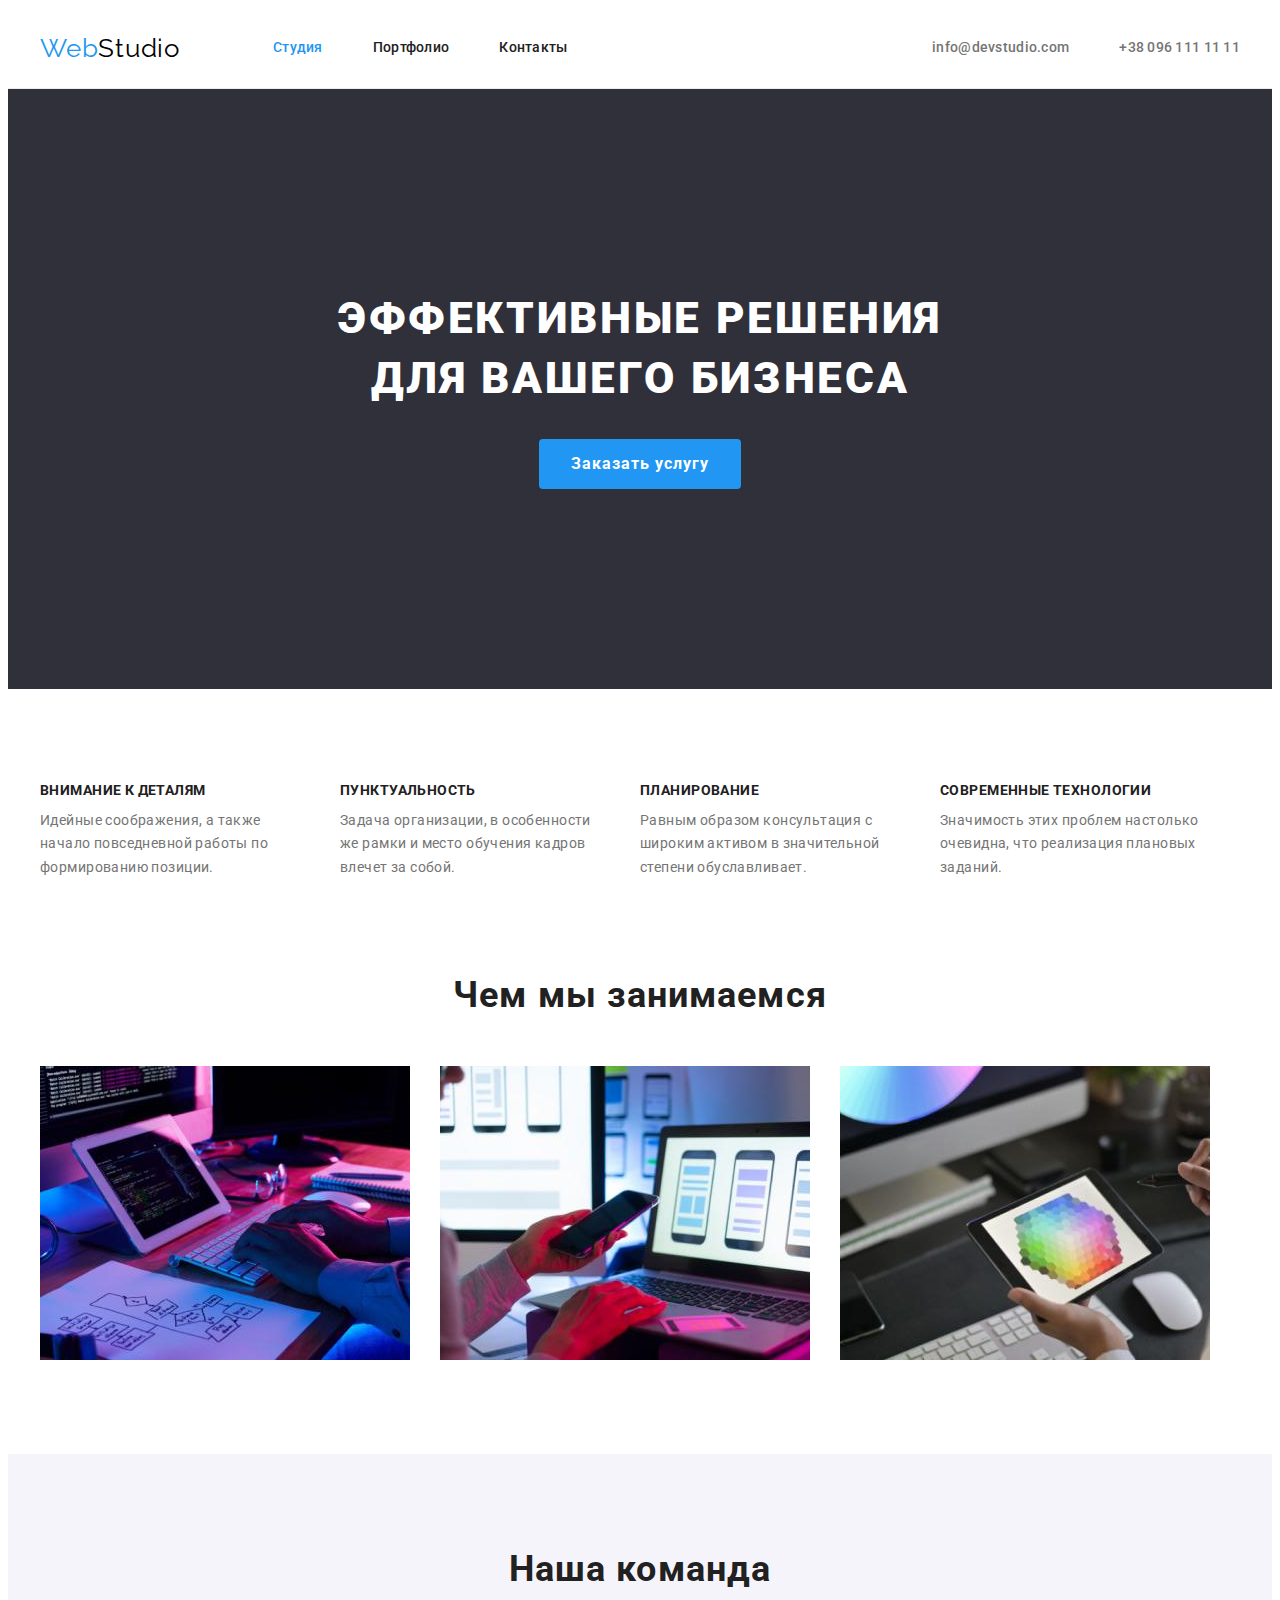
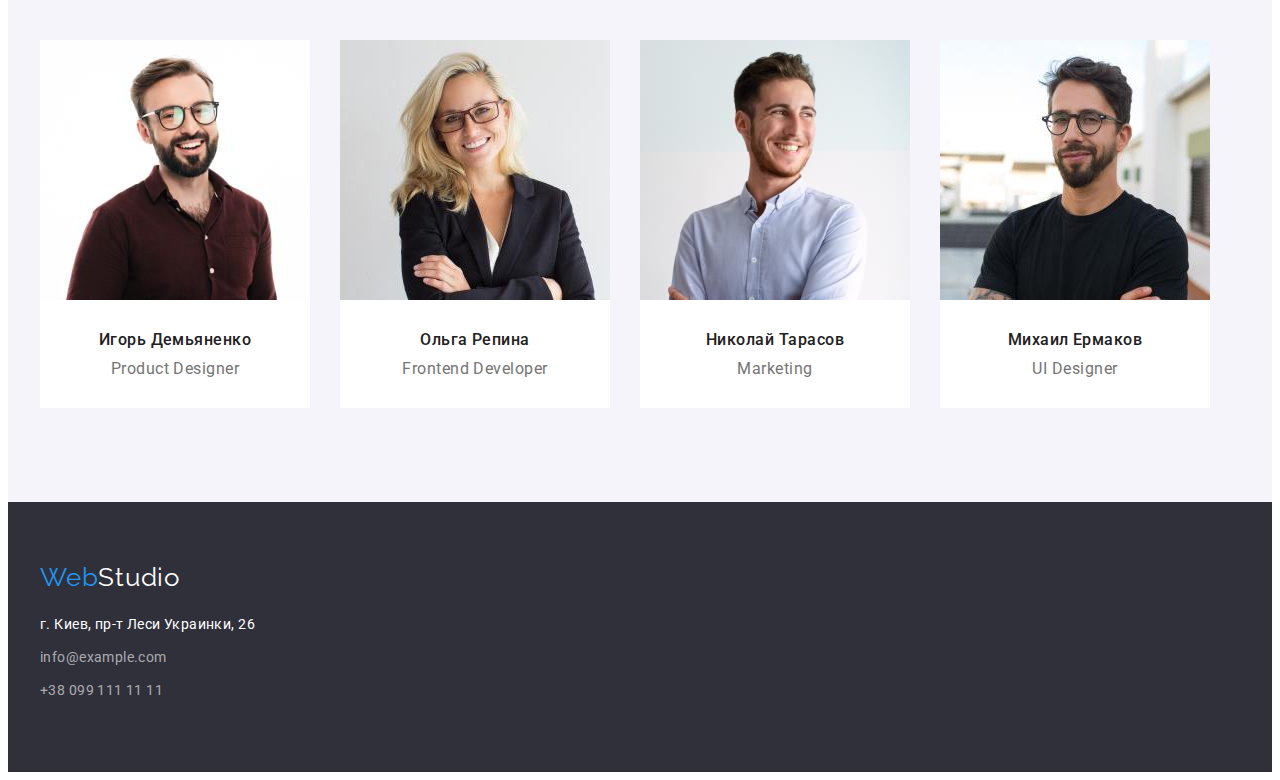
<file: index.html>
<!DOCTYPE html>
<html lang="ru">
  <head>
    <meta charset="UTF-8" />
    <meta http-equiv="X-UA-Compatible" content="IE=edge" />
    <meta
      name="viewport"
      content="width=device-width, initial-scale=1.0"
    />
    <link
      rel="preconnect"
      href="https://fonts.googleapis.com"
    />
    <link
      rel="preconnect"
      href="https://fonts.gstatic.com"
      crossorigin
    />
    <link
      href="https://fonts.googleapis.com/css2?family=Montserrat:wght@400;500;600&family=Raleway:wght@700&family=Roboto:wght@400;500;700;900&display=swap"
      rel="stylesheet"
    />
    <title>Студия</title>
    <link
      rel="stylesheet"
      href="https://cdnjs.cloudflare.com/ajax/libs/modern-normalize/1.1.0/modern-normalize.min.css"
      integrity="sha512-wpPYUAdjBVSE4KJnH1VR1HeZfpl1ub8YT/NKx4PuQ5NmX2tKuGu6U/JRp5y+Y8XG2tV+wKQpNHVUX03MfMFn9Q=="
      crossorigin="anonymous"
      referrerpolicy="no-referrer"
    />
    <link rel="stylesheet" href="./css/styles.css" />
  </head>
  <body>
    <header class="header">
      <div class="container">
        <a class="logo link" href="/"
          >Web<span class="logo-text-header"
            >Studio</span
          ></a
        >
        <nav class="header-nav text">
          <ul class="header-list list">
            <li class="header-item">
              <a class="header-link link current" href=""
                >Студия</a
              >
            </li>
            <li class="header-item">
              <a
                class="header-link link"
                href="./portfolio.html"
                >Портфолио</a
              >
            </li>
            <li class="header-item">
              <a class="header-link link" href=""
                >Контакты</a
              >
            </li>
          </ul>
        </nav>
        <ul class="header-contacts list text">
          <li class="header-mail">
            <a
              class="header-contact-link link"
              href="mailto:info@devstudio.com"
              >info@devstudio.com</a
            >
          </li>
          <li class="header-tel">
            <a
              class="header-contact-link link"
              href="tel:+380961111111"
              >+38 096 111 11 11</a
            >
          </li>
        </ul>
      </div>
    </header>

    <main class="main">
      <section class="hero">
        <div class="container">
          <h1 class="hero-title">
            Эффективные решения для вашего бизнеса
          </h1>
          <button type="button" class="hero-button">
            Заказать услугу
          </button>
        </div>
      </section>

      <section class="benefits">
        <div class="container">
          <h2 class="visually-hidden">Преимущества</h2>
          <ul class="benefits-list list">
            <li class="benefits-item">
              <h3 class="benefits-subtitle">
                Внимание к деталям
              </h3>
              <p class="benefits-text">
                Идейные соображения, а также начало
                повседневной работы по формированию позиции.
              </p>
            </li>
            <li class="benefits-item">
              <h3 class="benefits-subtitle">
                Пунктуальность
              </h3>
              <p class="benefits-text">
                Задача организации, в особенности же рамки и
                место обучения кадров влечет за собой.
              </p>
            </li>
            <li class="benefits-item">
              <h3 class="benefits-subtitle">
                Планирование
              </h3>
              <p class="benefits-text">
                Равным образом консультация с широким
                активом в значительной степени
                обуславливает.
              </p>
            </li>
            <li class="benefits-item">
              <h3 class="benefits-subtitle">
                Современные технологии
              </h3>
              <p class="benefits-text">
                Значимость этих проблем настолько очевидна,
                что реализация плановых заданий.
              </p>
            </li>
          </ul>
        </div>
      </section>
      <section class="about">
        <div class="container">
          <h2 class="about-title title">
            Чем мы занимаемся
          </h2>
          <ul class="about-list list">
            <li class="about-item">
              <img
                src="./img/photo1.jpg"
                alt="Мужчина разрабатывает приложение"
                width="370"
              />
            </li>
            <li class="about-item">
              <img
                src="./img/photo2.jpg"
                alt="Девушка разрабатывает приложение"
                width="370"
              />
            </li>
            <li class="about-item">
              <img
                src="./img/photo3.jpg"
                alt="Девушка подбирает цвет для дизайна"
                width="370"
              />
            </li>
          </ul>
        </div>
      </section>

      <section class="team">
        <div class="container">
          <h2 class="team-title title">Наша команда</h2>
          <ul class="team-list list">
            <li class="team-item">
              <img
                src="./img/igor.jpg"
                alt="Product Designer"
                width="270"
              />
              <div class="container-name">
                <h3 class="team-name team-text">
                  Игорь Демьяненко
                </h3>
                <p lang="en" class="team-job team-text">
                  Product Designer
                </p>
              </div>
            </li>
            <li class="team-item">
              <img
                src="./img/olga.jpg"
                alt="Frontend Developer"
                width="270"
              />
              <div class="container-name">
                <h3 class="team-name team-text">
                  Ольга Репина
                </h3>
                <p lang="en" class="team-job team-text">
                  Frontend Developer
                </p>
              </div>
            </li>
            <li class="team-item">
              <img
                src="./img/nikolai.jpg"
                alt="Marketing"
                width="270"
              />
              <div class="container-name">
                <h3 class="team-name team-text">
                  Николай Тарасов
                </h3>
                <p lang="en" class="team-job team-text">
                  Marketing
                </p>
              </div>
            </li>
            <li class="team-item">
              <img
                src="./img/michael.jpg"
                alt="UI Designer"
                width="270"
              />
              <div class="container-name">
                <h3 class="team-name team-text">
                  Михаил Ермаков
                </h3>
                <p lang="en" class="team-job team-text">
                  UI Designer
                </p>
              </div>
            </li>
          </ul>
        </div>
      </section>
    </main>

    <footer class="footer">
      <div class="container">
        <a class="logo link" href="/"
          >Web<span class="logo-text-footer"
            >Studio</span
          ></a
        >
        <address class="adress">
          <ul class="adress-list list">
            <li class="adress-item">
              <a
                class="footer-link link"
                href="https://goo.gl/maps/Kvwpq43CmkSHpZen7"
                >г. Киев, пр-т Леси Украинки, 26</a
              >
            </li>
            <li class="adress-item">
              <a
                class="footer-link footer-contact link"
                href="mailto:info@example.com"
                >info@example.com</a
              >
            </li>
            <li class="adress-item">
              <a
                class="footer-link footer-contact link"
                href="tel:+380991111111"
                >+38 099 111 11 11</a
              >
            </li>
          </ul>
        </address>
      </div>
    </footer>
  </body>
</html>
</file>
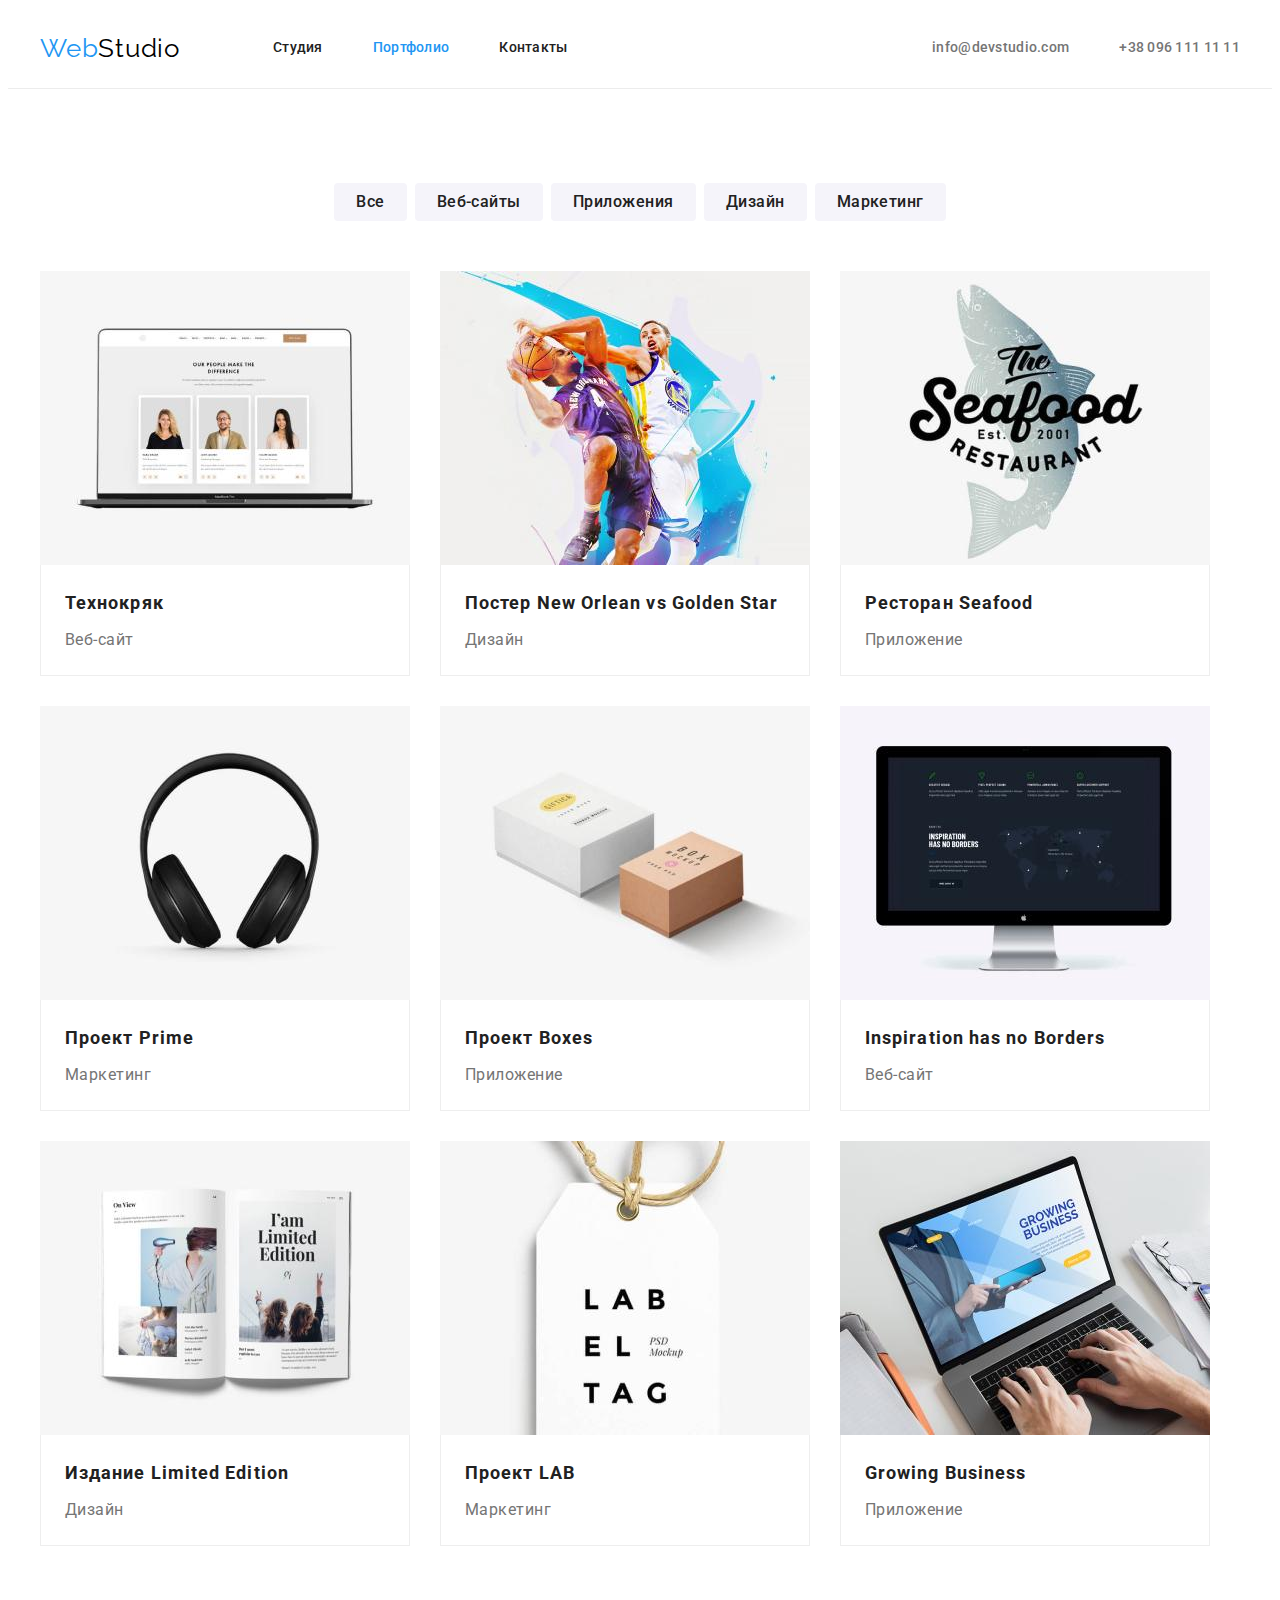
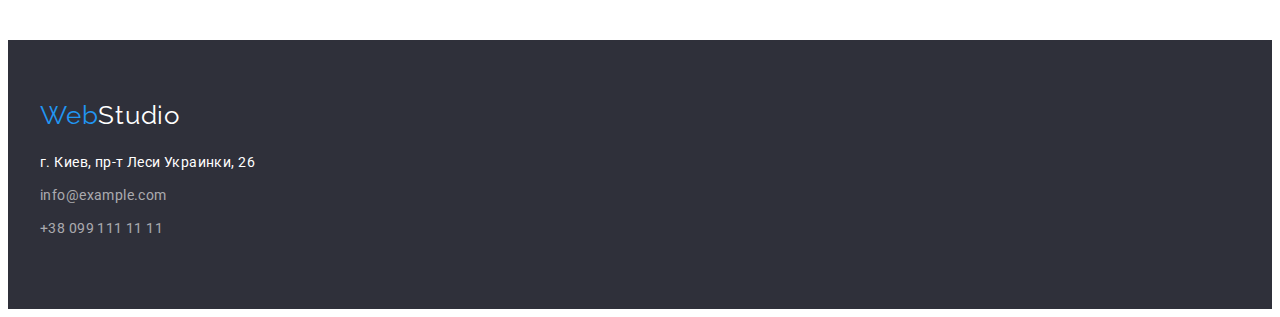
<file: portfolio.html>
<!DOCTYPE html>
<html lang="ru">
  <head>
    <meta charset="UTF-8" />
    <meta http-equiv="X-UA-Compatible" content="IE=edge" />
    <meta
      name="viewport"
      content="width=device-width, initial-scale=1.0"
    />
    <link
      rel="preconnect"
      href="https://fonts.googleapis.com"
    />
    <link
      rel="preconnect"
      href="https://fonts.gstatic.com"
      crossorigin
    />
    <link
      href="https://fonts.googleapis.com/css2?family=Montserrat:wght@400;500;600&family=Raleway:wght@700&family=Roboto:wght@400;500;700;900&display=swap"
      rel="stylesheet"
    />
    <title>Portfolio</title>
    <link
      rel="stylesheet"
      href="https://cdnjs.cloudflare.com/ajax/libs/modern-normalize/1.1.0/modern-normalize.min.css"
      integrity="sha512-wpPYUAdjBVSE4KJnH1VR1HeZfpl1ub8YT/NKx4PuQ5NmX2tKuGu6U/JRp5y+Y8XG2tV+wKQpNHVUX03MfMFn9Q=="
      crossorigin="anonymous"
      referrerpolicy="no-referrer"
    />
    <link rel="stylesheet" href="./css/styles.css" />
  </head>

  <body>
    <header class="header">
      <div class="container">
        <a class="logo link" href="/"
          >Web<span class="logo-text-header"
            >Studio</span
          ></a
        >
        <nav class="header-nav text">
          <ul class="header-list list">
            <li class="header-item">
              <a
                class="header-link link"
                href="./index.html"
                >Студия</a
              >
            </li>
            <li class="header-item">
              <a
                class="header-link link current"
                href="./portfolio.html"
                >Портфолио</a
              >
            </li>
            <li class="header-item">
              <a class="header-link link" href=""
                >Контакты</a
              >
            </li>
          </ul>
        </nav>
        <ul class="header-contacts list text">
          <li class="header-mail">
            <a
              class="header-contact-link link"
              href="mailto:info@devstudio.com"
              >info@devstudio.com</a
            >
          </li>
          <li class="header-tel">
            <a
              class="header-contact-link link"
              href="tel:+380961111111"
              >+38 096 111 11 11</a
            >
          </li>
        </ul>
      </div>
    </header>

    <main class="portfolio">
      <div class="container">
        <h1 class="visually-hidden">Портфолио</h1>
        <section class="portfolio-content">
          <ul class="portfolio-btns list">
            <li class="portfolio-item">
              <button type="button" class="portfolio-btn">
                Все
              </button>
            </li>
            <li class="portfolio-item">
              <button type="button" class="portfolio-btn">
                Веб-сайты
              </button>
            </li>
            <li class="portfolio-item">
              <button type="button" class="portfolio-btn">
                Приложения
              </button>
            </li>
            <li class="portfolio-item">
              <button type="button" class="portfolio-btn">
                Дизайн
              </button>
            </li>
            <li class="portfolio-item">
              <button type="button" class="portfolio-btn">
                Маркетинг
              </button>
            </li>
          </ul>

          <ul class="portfolio-list list">
            <li class="portfolio-exmpl">
              <img
                src="./img/portfolio1.jpg"
                alt="Веб-сайт Технокряк"
                width="370"
              />
              <div class="container-exmpl">
                <h2 class="exmpl-subtitle">Технокряк</h2>
                <p class="exmpl-about">Веб-сайт</p>
              </div>
            </li>
            <li class="portfolio-exmpl">
              <img
                src="./img/portfolio2.jpg"
                alt="Дизайн для постера"
                width="370"
              />
              <div class="container-exmpl">
                <h2 class="exmpl-subtitle">
                  Постер
                  <span lang="en"
                    >New Orlean vs Golden Star</span
                  >
                </h2>
                <p class="exmpl-about">Дизайн</p>
              </div>
            </li>
            <li class="portfolio-exmpl">
              <img
                src="./img/portfolio3.jpg"
                alt="Приложение для ресторана"
                width="370"
              />
              <div class="container-exmpl">
                <h2 class="exmpl-subtitle">
                  Ресторан <span lang="en">Seafood</span>
                </h2>
                <p class="exmpl-about">Приложение</p>
              </div>
            </li>
            <li class="portfolio-exmpl">
              <img
                src="./img/portfolio4.jpg"
                alt="Маркетинговый проэкт для Прайм"
                width="370"
              />
              <div class="container-exmpl">
                <h2 class="exmpl-subtitle">
                  Проект <span lang="en">Prime</span>
                </h2>
                <p class="exmpl-about">Маркетинг</p>
              </div>
            </li>
            <li class="portfolio-exmpl">
              <img
                src="./img/portfolio5.jpg"
                alt="Приложение для проэкта Боксес"
                width="370"
              />
              <div class="container-exmpl">
                <h2 class="exmpl-subtitle">
                  Проект <span lang="en">Boxes</span>
                </h2>
                <p class="exmpl-about">Приложение</p>
              </div>
            </li>
            <li class="portfolio-exmpl">
              <img
                src="./img/portfolio6.jpg"
                alt="Разработанный веб-сайт"
                width="370"
              />
              <div class="container-exmpl">
                <h2 class="exmpl-subtitle">
                  <span lang="en"
                    >Inspiration has no Borders</span
                  >
                </h2>
                <p class="exmpl-about">Веб-сайт</p>
              </div>
            </li>
            <li class="portfolio-exmpl">
              <img
                src="./img/portfolio7.jpg"
                alt="Дизайн для издания Лимитид Эдишн"
                width="370"
              />
              <div class="container-exmpl">
                <h2 class="exmpl-subtitle">
                  Издание
                  <span lang="en">Limited Edition</span>
                </h2>
                <p class="exmpl-about">Дизайн</p>
              </div>
            </li>
            <li class="portfolio-exmpl">
              <img
                src="./img/portfolio8.jpg"
                alt="Реклама для проэкта ЛАБ"
                width="370"
              />
              <div class="container-exmpl">
                <h2 class="exmpl-subtitle">
                  Проект <span lang="en">LAB</span>
                </h2>
                <p class="exmpl-about">Маркетинг</p>
              </div>
            </li>
            <li class="portfolio-exmpl">
              <img
                src="./img/portfolio9.jpg"
                alt="Разработанное приложение"
                width="370"
              />
              <div class="container-exmpl">
                <h2 class="exmpl-subtitle">
                  <span lang="en">Growing Business</span>
                </h2>
                <p class="exmpl-about">Приложение</p>
              </div>
            </li>
          </ul>
        </section>
      </div>
    </main>

    <footer class="footer">
      <div class="container">
        <a class="logo link" href="/"
          >Web<span class="logo-text-footer"
            >Studio</span
          ></a
        >
        <address class="adress">
          <ul class="adress-list list">
            <li class="adress-item">
              <a
                class="footer-link link"
                href="https://goo.gl/maps/Kvwpq43CmkSHpZen7"
                >г. Киев, пр-т Леси Украинки, 26</a
              >
            </li>
            <li class="adress-item">
              <a
                class="footer-link footer-contact link"
                href="mailto:info@example.com"
                >info@example.com</a
              >
            </li>
            <li class="adress-item">
              <a
                class="footer-link footer-contact link"
                href="tel:+380991111111"
                >+38 099 111 11 11</a
              >
            </li>
          </ul>
        </address>
      </div>
    </footer>
  </body>
</html>
</file>
<file: css/styles.css>
:root {
  --accent-color: #2196f3;
  --main-text-color: #212121;
  --second-text-color: #757575;
  --footer-color: #2f303a;
  --second-btn-color: #188ce8;
  --background-color: #f5f4fa;
  --white-text: #fff;
  --black-text: #000;
}

p,
h1,
h2,
h3,
h4,
h5,
h6 {
  margin: 0;
}

ul,
ol {
  margin: 0;
  padding-left: 0;
}

button {
  cursor: pointer;
}

img {
  display: block;
}

body {
  font-family: "Roboto", sans-serif;
  color: var(--main-text-color);
}

.container {
  width: 1200px;
  margin: 0 auto;
  padding-left: 15px;
  padding-right: 15px;
}
.list {
  list-style: none;
}

.link {
  text-decoration: none;
}

.title {
  font-size: 36px;
  line-height: 1.17;
  letter-spacing: 0.03em;
}

.text {
  font-weight: 500;
  font-size: 14px;
  line-height: 1.14;
  letter-spacing: 0.02em;
}

/* -------------------------HEADER----------------------- */
.header-list {
  display: flex;
}

.header-item:not(:last-child) {
  margin-right: 50px;
}

.header {
  background-color: var(--white-text);
  border-bottom: 1px solid #ececec;
}

.logo {
  margin-right: 93px;
  font-family: "Raleway", sans-serif;
  font-size: 26px;
  line-height: 1.19;
  letter-spacing: 0.03em;
  color: var(--accent-color);
}

.logo-text-header {
  color: var(--black-text);
}

.header-link {
  display: block;
  padding-top: 32px;
  padding-bottom: 32px;
  color: var(--main-text-color);
}

.header-contacts {
  display: flex;
  margin-left: auto;
}

.header-mail {
  margin-right: 50px;
}

.header-contact-link {
  display: block;
  padding-top: 32px;
  padding-bottom: 32px;
  color: var(--second-text-color);
}

.current {
  color: var(--accent-color);
}

.header-link:hover,
.header-link:focus {
  color: var(--accent-color);
}

.header-contact-link:hover,
.header-contact-link:focus {
  color: var(--second-btn-color);
}

.header .container {
  display: flex;
  align-items: center;
}
/* ----------------------------HERO-------------------------------- */

.hero {
  background-color: var(--footer-color);
  padding-top: 200px;
  padding-bottom: 200px;
}
.hero-title {
  margin: 0 auto;
  width: 696px;
  margin-bottom: 30px;

  font-weight: 900;
  font-size: 44px;
  line-height: 1.36;
  text-align: center;
  letter-spacing: 0.06em;
  text-align: center;
  text-transform: uppercase;
  color: var(--white-text);
}

.hero-button {
  margin: 0 auto;
  display: block;
  border: none;
  cursor: pointer;
  padding: 10px 32px;
  border-radius: 4px;

  font-family: inherit;
  font-weight: 700;
  font-size: 16px;
  line-height: 1.88;
  align-items: center;
  letter-spacing: 0.06em;
  background-color: var(--accent-color);
  color: var(--white-text);
}

.hero-button:hover,
.hero-button:focus {
  background-color: var(--second-btn-color);
}

/* ----------------------------BENEFITS----------------------------------- */

.benefits {
  padding-top: 94px;
  padding-bottom: 47px;
}

.visually-hidden {
  position: absolute;
  white-space: nowrap;
  width: 1px;
  height: 1px;
  overflow: hidden;
  border: 0;
  padding: 0;
  clip: rect(0 0 0 0);
  clip-path: inset(50%);
  margin: -1px;
}

.benefits-subtitle {
  font-size: 14px;
  line-height: 1.14;
  letter-spacing: 0.03em;
  text-transform: uppercase;
  margin-bottom: 10px;
}

.benefits-text {
  font-size: 14px;
  line-height: 1.7;
  letter-spacing: 0.03em;
  color: var(--second-text-color);
}

.benefits-list {
  display: flex;
}

.benefits-item {
  width: 270px;
}

.benefits-item + .benefits-item {
  margin-left: 30px;
}

/* -----------------------ABOUT------------------- */
.about {
  padding-top: 47px;
  padding-bottom: 94px;
}

.about-title {
  margin-bottom: 50px;
  text-align: center;
}

.about-list {
  display: flex;
}

.about-item:not(:last-child) {
  margin-right: 30px;
}

/* ----------------------OUR TEAM---------- */
.team {
  background-color: var(--background-color);
  padding-top: 94px;
  padding-bottom: 94px;
}

.team-title {
  margin-bottom: 50px;
  text-align: center;
}

.team-list {
  display: flex;
}

.team-text {
  font-size: 16px;
  line-height: 1.19;
  letter-spacing: 0.03em;
}

.team-item {
  background-color: var(--white-text);
}

.team-item:not(:last-child) {
  margin-right: 30px;
}

.team-name {
  font-weight: 500;
  margin-bottom: 10px;
}
.team-job {
  font-weight: 400;
  color: var(--second-text-color);
}

.container-name {
  text-align: center;
  padding-top: 30px;
  padding-bottom: 30px;
}
/* -------------------FOOTER---------------------------------------- */
.footer {
  background-color: var(--footer-color);
  padding-top: 60px;
  padding-bottom: 60px;
}

.logo-text-footer {
  color: var(--white-text);
}

.footer .logo {
  display: inline-block;
  margin-bottom: 20px;
}

.footer-link {
  font-style: normal;
  font-weight: 400;
  font-size: 14px;
  line-height: 1.7;
  letter-spacing: 0.03em;
  color: var(--white-text);
}

.footer-contact {
  color: rgba(255, 255, 255, 0.6);
}

.footer-link:hover,
.footer-link:focus {
  color: var(--accent-color);
}

.adress-item {
  margin-bottom: 9px;
}

/* -------------------PORTFOLIO----------------------- */
.portfolio {
  padding-top: 94px;
  padding-bottom: 94px;
}
.portfolio-btns {
  display: flex;
  justify-content: center;
  margin-bottom: 50px;
}

.portfolio-btn {
  display: block;
  padding: 6px 22px;
  border-radius: 4px;

  font-family: inherit;
  font-weight: 500;
  font-size: 16px;
  line-height: 1.62;
  text-align: center;
  letter-spacing: 0.03em;
  border: none;
  background-color: var(--background-color);
  color: var(--main-text-color);
  cursor: pointer;
}

.portfolio-btn:hover,
.portfolio-btn:focus {
  background-color: var(--accent-color);
  color: var(--white-text);
}

.portfolio-item:not(:last-child) {
  margin-right: 8px;
}

.exmpl-subtitle {
  font-size: 18px;
  line-height: 2;
  letter-spacing: 0.06em;
  margin-bottom: 4px;
}

.exmpl-about {
  font-size: 16px;
  line-height: 1.88;
  letter-spacing: 0.03em;
  color: #757575;
}

.container-exmpl {
  padding-top: 20px;
  padding-bottom: 20px;
  padding-left: 24px;
  border-left: 1px solid #eee;
  border-right: 1px solid #eee;
  border-bottom: 1px solid #eee;
}

.portfolio-list {
  display: flex;
  flex-wrap: wrap;
}

.portfolio-exmpl {
  margin-right: 30px;
  margin-bottom: 30px;
  width: 370px;
}

.portfolio-exmpl:nth-child(3n) {
  margin-right: 0;
}

.portfolio-exmpl:nth-last-child(-n + 3) {
  margin-bottom: 0;
}
</file>
